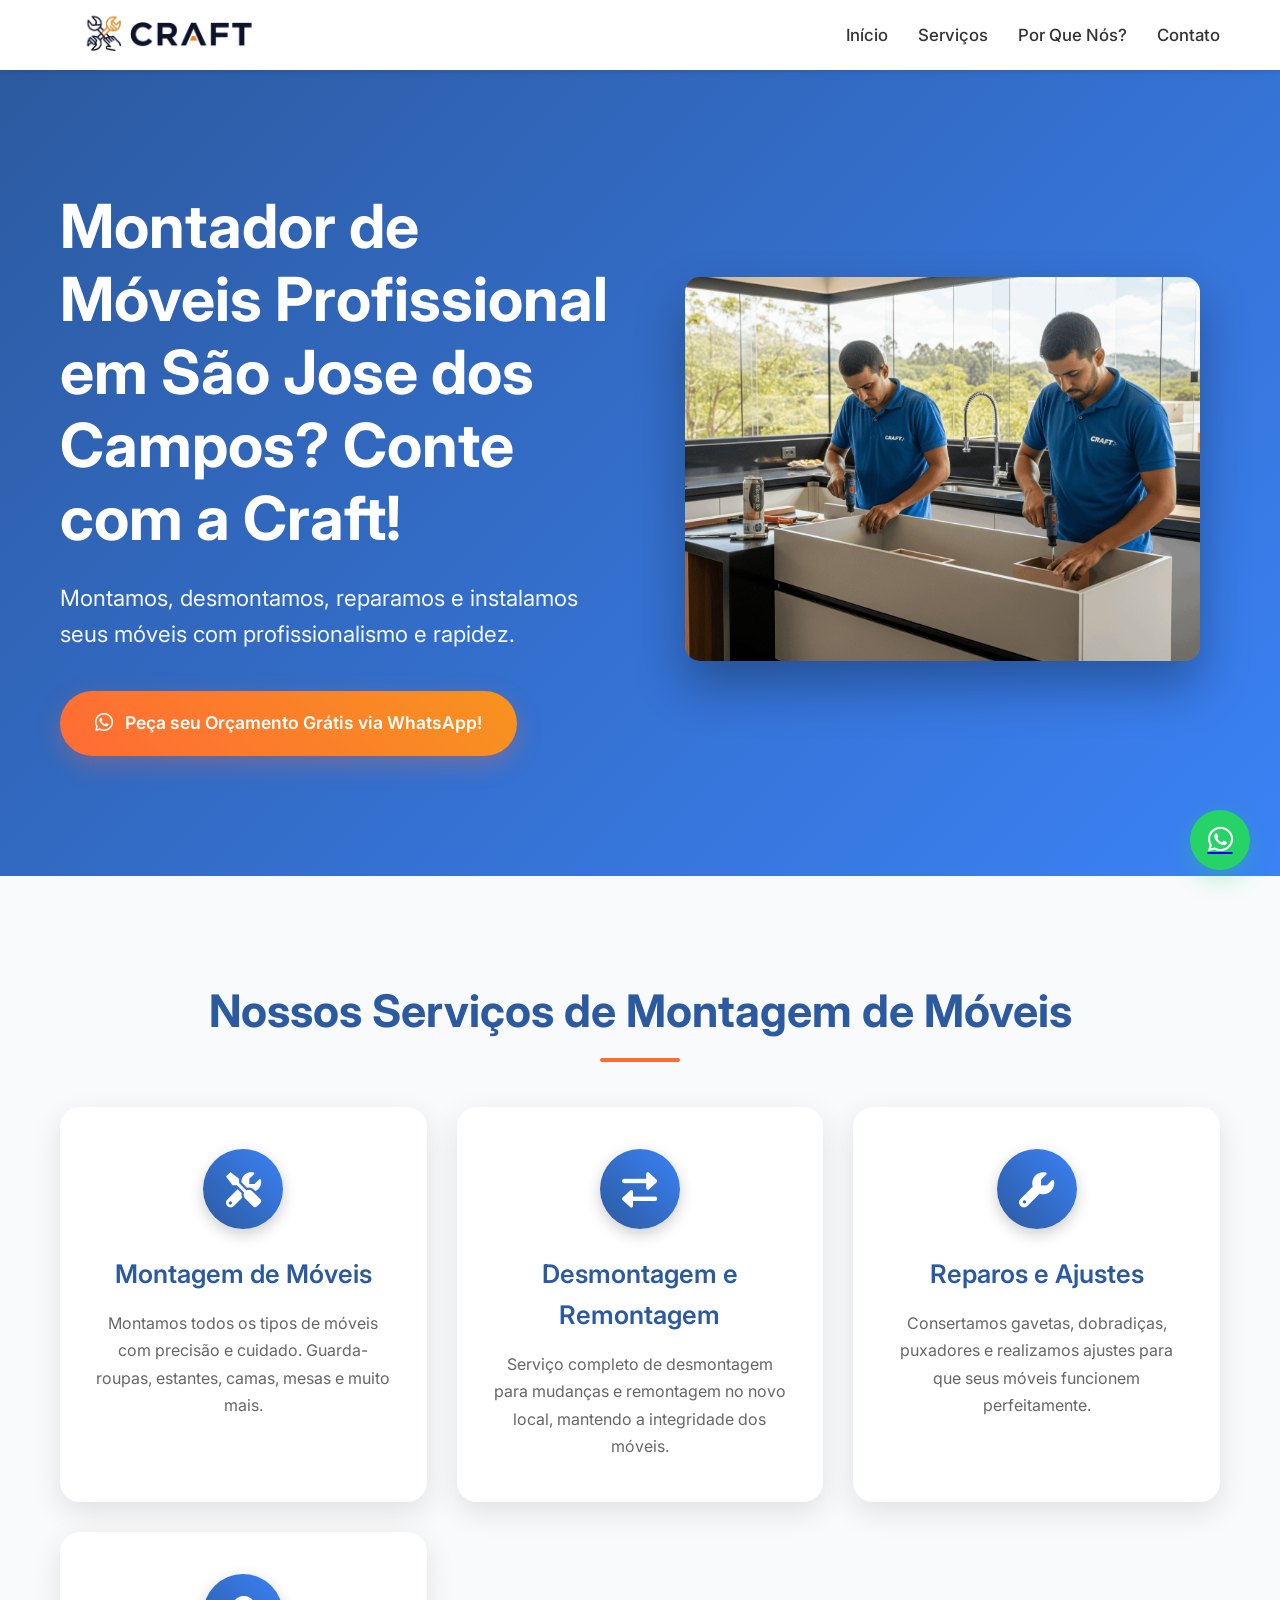
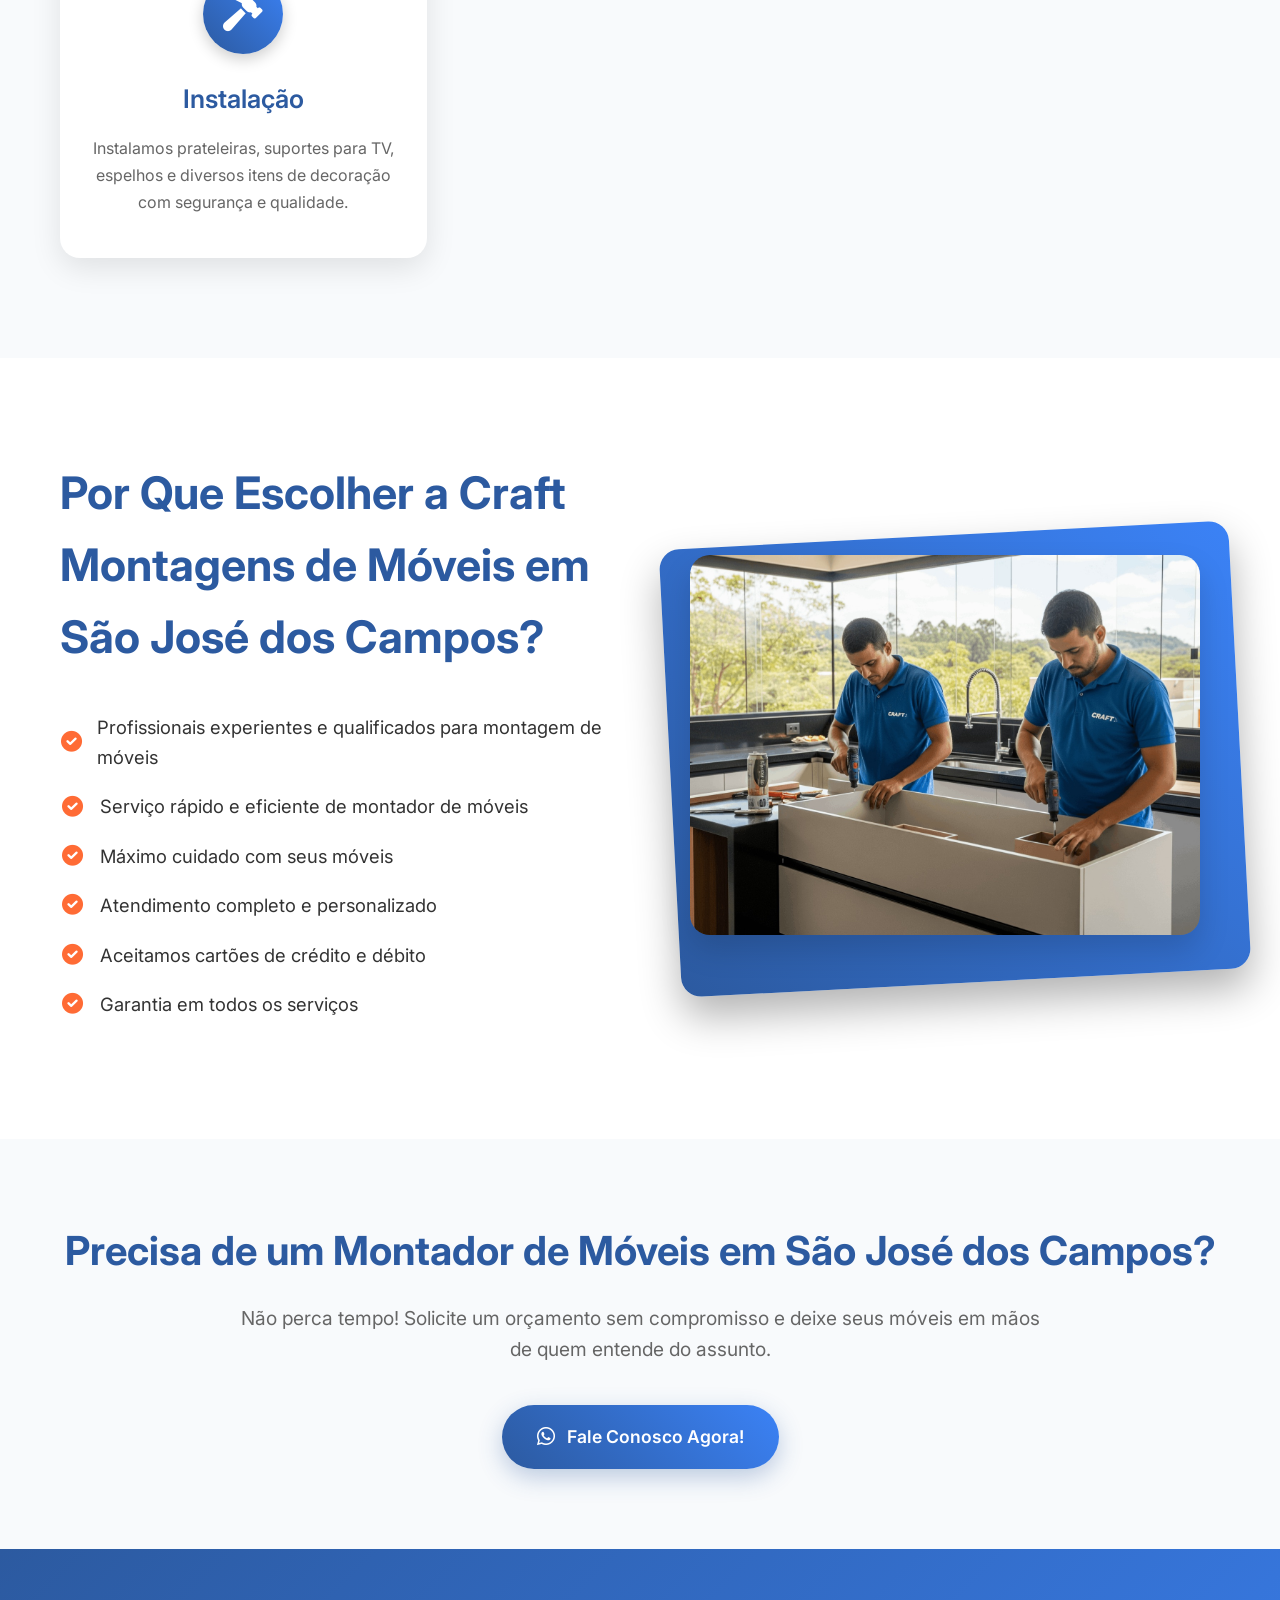
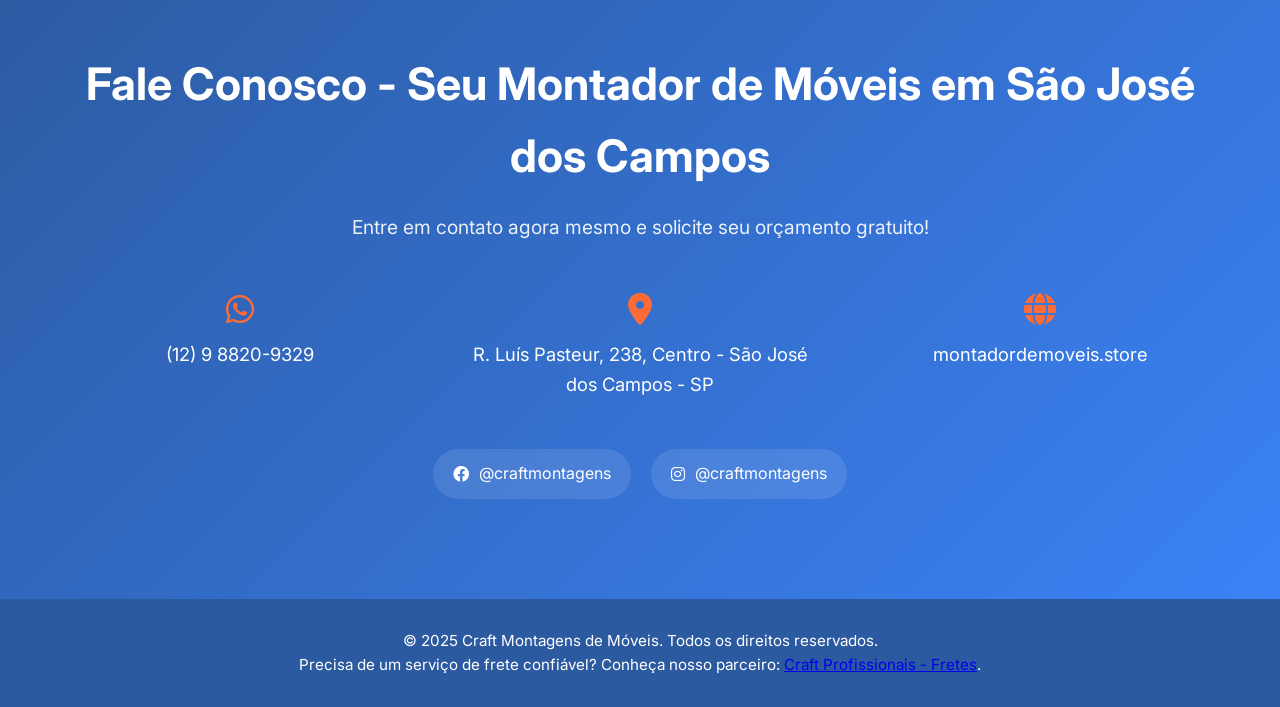
<file: index.html>
<!DOCTYPE html>
<html lang="pt-BR">
<head>
    <meta charset="UTF-8">
    <meta name="viewport" content="width=device-width, initial-scale=1.0">
    <title>Craft Montagens de Móveis - Montador de Móveis Profissional em São José dos Campos</title>
    <meta name="description" content="Montador de móveis profissional em São José dos Campos. Montagem, desmontagem, reparos e instalação de móveis novos e usados com qualidade e rapidez. Orçamento grátis via WhatsApp: (12) 9 8820-9329.">
    <meta name="keywords" content="montador de móveis São José dos Campos, montagem de móveis em São José dos Campos, montagem de guarda-roupa São José dos Campos, desmontagem móveis São José dos Campos, reparo móveis São José dos Campos, montador profissional de móveis, instalador de móveis, São José, São José dos Campos, móveis novos, móveis usados">
    
    <meta name="telephone" content="+5512988209329">

    <link rel="icon" href="/images/favicon.ico" type="image/x-icon">
    
    <link href="https://fonts.googleapis.com/css2?family=Inter:wght@300;400;500;600;700&display=swap" rel="stylesheet">
    
    <link rel="stylesheet" href="https://cdnjs.cloudflare.com/ajax/libs/font-awesome/6.0.0/css/all.min.css">
    
    <link rel="stylesheet" href="style.css">
<link rel="canonical" href="https://montadordemoveis.store/" />
    <script type="application/ld+json">
    {
      "@context": "https://schema.org",
      "@type": "ProfessionalService",
      "name": "Craft Montador de Móveis",
      "url": "https://montadordemoveis.store",
      "logo": "https://montadordemoveis.store/images/logos.png",
      "telephone": "+55129882093293",
      "address": {
        "@type": "PostalAddress",
        "streetAddress": "R. Luís Pasteur, 238",
        "addressLocality": "São José dos Campos",
        "addressRegion": "SP",
        "postalCode": "12215-140",
        "addressCountry": "BR"
      },
      "openingHoursSpecification": [
        {
          "@type": "OpeningHoursSpecification",
          "dayOfWeek": [
            "Monday",
            "Tuesday",
            "Wednesday",
            "Thursday",
            "Friday",
            "Saturday"
          ],
          "opens": "08:00",
          "closes": "18:00"
        }
      ],
      "areaServed": {
        "@type": "AdministrativeArea",
        "name": "São José dos Campos"
      },
      "serviceType": "Montagem de Móveis, Desmontagem de Móveis, Reparo de Móveis, Instalação de Móveis",
      "description": "Serviços profissionais de montagem, desmontagem, reparo e instalação de móveis novos e usados em São José dos Campos. Profissionais qualificados, serviço rápido e eficiente. Orçamento grátis via WhatsApp.",
      "hasOfferCatalog": {
        "@type": "OfferCatalog",
        "name": "Catálogo de Serviços Craft Montagens",
        "itemListElement": [
          {
            "@type": "Offer",
            "itemOffered": {
              "@type": "Service",
              "name": "Montador de Móveis"
            }
          },
          {
            "@type": "Offer",
            "itemOffered": {
              "@type": "Service",
              "name": "Desmontagem de Móveis"
            }
          },
          {
            "@type": "Offer",
            "itemOffered": {
              "@type": "Service",
              "name": "Reparo de Móveis"
            }
          },
          {
            "@type": "Offer",
            "itemOffered": {
              "@type": "Service",
              "name": "Instalação de Móveis"
            }
          }
        ]
      },
      "sameAs": [
        "https://facebook.com/craftmontagens",
        "https://instagram.com/craftmontagens"
      ]
    }
    </script>

<!-- Google tag (gtag.js) -->
<script async src="https://www.googletagmanager.com/gtag/js?id=G-1YHF970S1Y"></script>
<script>
  window.dataLayer = window.dataLayer || [];
  function gtag(){dataLayer.push(arguments);}
  gtag('js', new Date());

  gtag('config', 'G-1YHF970S1Y');
</script>
</head>

<body>

    <header class="main-header" style="position: -webkit-sticky; position: sticky; top: 0; z-index: 1000; background-color: #ffffff; box-shadow: 0 2px 5px rgba(0,0,0,0.1); padding: 10px 0;">
        
        <div class="container" style="display: flex; justify-content: space-between; align-items: center;">
            
            <a href="#" class="logo">
                <img src="/images/logos.png" alt="Logo da Craft Montagens de Móveis" style="max-height: 50px; width: auto; display: block;">
            </a>
            
            <nav class="main-nav">
                <ul class="nav-list">
                    <li><a href="#hero">Início</a></li>
                    <li><a href="#services">Serviços</a></li>
                    <li><a href="#why-choose">Por Que Nós?</a></li>
                    <li><a href="#contact">Contato</a></li>
                </ul>
                <div class="menu-toggle" id="mobile-menu">
                    <span class="bar"></span>
                    <span class="bar"></span>
                    <span class="bar"></span>
                </div>
            </nav>
        </div>
    </header>

    <section class="hero" id="hero">
        <div class="container">
            <div class="hero-content">
                <div class="hero-text animate-fade-in">
                    <h1>Montador de Móveis Profissional em São Jose dos Campos? Conte com a Craft!</h1>
                    <p>Montamos, desmontamos, reparamos e instalamos seus móveis com profissionalismo e rapidez.</p>
                    <a href="https://api.whatsapp.com/send?phone=5512988209329&text=Olá! Gostaria de solicitar um orçamento para montagem de móveis." class="cta-button" target="_blank">
                        <i class="fab fa-whatsapp"></i>
                        Peça seu Orçamento Grátis via WhatsApp!
                    </a>
                </div>
                <div class="hero-image animate-slide-up">
                    <img src="/hero.jpg" alt="Montagem profissional de móveis em São Jose dos Campos">
                </div>
            </div>
        </div>
    </section>

    <section class="services" id="services">
        <div class="container">
            <h2 class="section-title animate-fade-in">Nossos Serviços de Montagem de Móveis</h2>
            <div class="services-grid">
                <div class="service-card animate-slide-up">
                    <div class="service-icon">
                        <i class="fas fa-tools"></i>
                    </div>
                    <h3>Montagem de Móveis</h3>
                    <p>Montamos todos os tipos de móveis com precisão e cuidado. Guarda-roupas, estantes, camas, mesas e muito mais.</p>
                </div>
                
                <div class="service-card animate-slide-up">
                    <div class="service-icon">
                        <i class="fas fa-exchange-alt"></i>
                    </div>
                    <h3>Desmontagem e Remontagem</h3>
                    <p>Serviço completo de desmontagem para mudanças e remontagem no novo local, mantendo a integridade dos móveis.</p>
                </div>
                
                <div class="service-card animate-slide-up">
                    <div class="service-icon">
                        <i class="fas fa-wrench"></i>
                    </div>
                    <h3>Reparos e Ajustes</h3>
                    <p>Consertamos gavetas, dobradiças, puxadores e realizamos ajustes para que seus móveis funcionem perfeitamente.</p>
                </div>
                
                <div class="service-card animate-slide-up">
                    <div class="service-icon">
                        <i class="fas fa-hammer"></i>
                    </div>
                    <h3>Instalação</h3>
                    <p>Instalamos prateleiras, suportes para TV, espelhos e diversos itens de decoração com segurança e qualidade.</p>
                </div>
            </div>
        </div>
    </section>

    <section class="why-choose" id="why-choose">
        <div class="container">
            <div class="why-content">
                <div class="why-text animate-fade-in">
                    <h2>Por Que Escolher a Craft Montagens de Móveis em São José dos Campos?</h2>
                    <ul class="benefits-list">
                        <li class="animate-slide-right">
                            <i class="fas fa-check-circle"></i>
                            <span>Profissionais experientes e qualificados para montagem de móveis</span>
                        </li>
                        <li class="animate-slide-right">
                            <i class="fas fa-check-circle"></i>
                            <span>Serviço rápido e eficiente de montador de móveis</span>
                        </li>
                        <li class="animate-slide-right">
                            <i class="fas fa-check-circle"></i>
                            <span>Máximo cuidado com seus móveis</span>
                        </li>
                        <li class="animate-slide-right">
                            <i class="fas fa-check-circle"></i>
                            <span>Atendimento completo e personalizado</span>
                        </li>
                        <li class="animate-slide-right">
                            <i class="fas fa-check-circle"></i>
                            <span>Aceitamos cartões de crédito e débito</span>
                        </li>
                        <li class="animate-slide-right">
                            <i class="fas fa-check-circle"></i>
                            <span>Garantia em todos os serviços</span>
                        </li>
                    </ul>
                </div>
                <div class="why-image animate-slide-left">
                    <img src="/hero.jpg" alt="Profissional montando móveis em São José dos Campos">
                </div>
            </div>
        </div>
    </section>

    <section class="call-to-action">
        <div class="container animate-fade-in">
            <h2>Precisa de um Montador de Móveis em São José dos Campos?</h2>
            <p>Não perca tempo! Solicite um orçamento sem compromisso e deixe seus móveis em mãos de quem entende do assunto.</p>
            <a href="https://api.whatsapp.com/send?phone=5512988209329&text=Olá! Gostaria de solicitar um orçamento para montagem de móveis." class="cta-button secondary-cta" target="_blank">
                <i class="fab fa-whatsapp"></i>
                Fale Conosco Agora!
            </a>
        </div>
    </section>

    <section class="contact" id="contact">
        <div class="container animate-fade-in">
            <h2>Fale Conosco - Seu Montador de Móveis em São José dos Campos</h2>
            <p>Entre em contato agora mesmo e solicite seu orçamento gratuito!</p>
            
            <div class="contact-info">
                <div class="contact-item">
                    <i class="fab fa-whatsapp"></i>
                    <a href="tel:+5512988209329" target="_blank">(12) 9 8820-9329</a>
                </div>
                <div class="contact-item">
                    <i class="fas fa-map-marker-alt"></i>
                    <span itemprop="address" itemscope itemtype="http://schema.org/PostalAddress">
                        <span itemprop="streetAddress">R. Luís Pasteur, 238</span>, 
                        <span itemprop="addressLocality">Centro</span> - 
                        <span itemprop="addressRegion">São José dos Campos</span> - 
                        <span itemprop="addressRegion">SP</span>
                    </span>
                </div>
                <div class="contact-item">
                    <i class="fas fa-globe"></i>
                    <a href="https://montadordemoveis.store" target="_blank">montadordemoveis.store</a>
                </div>
            </div>

            <div class="social-links">
                <a href="https://facebook.com/craftmontagens" target="_blank">
                    <i class="fab fa-facebook"></i>
                    <span>@craftmontagens</span>
                </a>
                <a href="https://instagram.com/craftmontagens" target="_blank">
                    <i class="fab fa-instagram"></i>
                    <span>@craftmontagens</span>
                </a>
            </div>
        </div>
    </section>

    <footer>
        <div class="container">
            <p>&copy; 2025 Craft Montagens de Móveis. Todos os direitos reservados.</p>
            <p>
  Precisa de um serviço de frete confiável? Conheça nosso parceiro: 
  <a href="https://craftprofissionais.store" target="_blank" title="Serviços de Frete e Transporte">Craft Profissionais - Fretes</a>.
</p>
        </div>
    </footer>

    <a href="https://api.whatsapp.com/send?phone=5512988209329&text=Olá! Gostaria de solicitar um orçamento para montagem de móveis." class="whatsapp-float" target="_blank">
        <i class="fab fa-whatsapp"></i>
    </a>

    <script src="script.js"></script>
</body>
</html>
</file>
<file: style.css>
/* Variáveis CSS para facilitar a manutenção */
:root {
    --primary-blue: #2c5aa0;
    --secondary-blue: #3b82f6;
    --accent-orange: #ff6b35;
    --accent-yellow: #f7931e;
    --text-dark: #333;
    --text-light: #666;
    --bg-light: #f8fafc;
    --bg-white: #ffffff;
    --shadow-light: rgba(0,0,0,0.1);
    --shadow-medium: rgba(0,0,0,0.15);
    --shadow-dark: rgba(0,0,0,0.3);
    --transition-speed: 0.3s;
}

/* Reset Básico */
* {
    margin: 0;
    padding: 0;
    box-sizing: border-box;
}

body {
    font-family: 'Inter', sans-serif;
    line-height: 1.6;
    color: var(--text-dark);
    overflow-x: hidden; /* Evita rolagem horizontal indesejada */
    background-color: var(--bg-white);
}

.container {
    max-width: 1200px;
    margin: 0 auto;
    padding: 0 20px;
}

/* --- Cabeçalho Principal (Header) --- */
.main-header {
    background: var(--bg-white);
    padding: 15px 0;
    box-shadow: 0 2px 10px var(--shadow-light);
    position: sticky; /* Cabeçalho fixo no topo */
    top: 0;
    left: 0;
    width: 100%;
    z-index: 1000;
}

.main-header .container {
    display: flex;
    justify-content: space-between;
    align-items: center;
}

.logo {
    font-size: 1.8rem;
    font-weight: 700;
    color: var(--primary-blue);
    text-decoration: none;
    letter-spacing: 1px;
}

.main-nav .nav-list {
    display: flex;
    list-style: none;
    gap: 30px;
}

.main-nav .nav-list a {
    color: var(--text-dark);
    text-decoration: none;
    font-weight: 500;
    font-size: 1.05rem;
    padding: 5px 0;
    position: relative;
    transition: color var(--transition-speed) ease;
}

.main-nav .nav-list a::after {
    content: '';
    position: absolute;
    left: 0;
    bottom: 0;
    width: 0;
    height: 2px;
    background: var(--accent-orange);
    transition: width var(--transition-speed) ease;
}

.main-nav .nav-list a:hover::after {
    width: 100%;
}

.main-nav .nav-list a:hover {
    color: var(--primary-blue);
}

.menu-toggle {
    display: none; /* Escondido por padrão em telas maiores */
    flex-direction: column;
    cursor: pointer;
    gap: 5px;
}

.menu-toggle .bar {
    width: 25px;
    height: 3px;
    background-color: var(--primary-blue);
    transition: all var(--transition-speed) ease-in-out;
    border-radius: 2px;
}

.menu-toggle.is-active .bar:nth-child(2) {
    opacity: 0;
}

.menu-toggle.is-active .bar:nth-child(1) {
    transform: translateY(8px) rotate(45deg);
}

.menu-toggle.is-active .bar:nth-child(3) {
    transform: translateY(-8px) rotate(-45deg);
}

/* --- Seções Gerais --- */
section {
    padding: 100px 0;
    position: relative;
}

.section-title {
    text-align: center;
    font-size: 2.8rem;
    font-weight: 700;
    color: var(--primary-blue);
    margin-bottom: 60px;
    position: relative;
}

.section-title::after {
    content: '';
    position: absolute;
    left: 50%;
    bottom: -15px;
    transform: translateX(-50%);
    width: 80px;
    height: 4px;
    background: var(--accent-orange);
    border-radius: 2px;
}

/* Botões CTA */
.cta-button {
    display: inline-flex;
    align-items: center;
    gap: 12px;
    background: linear-gradient(45deg, var(--accent-orange), var(--accent-yellow));
    color: white;
    text-decoration: none;
    padding: 18px 35px;
    border-radius: 50px;
    font-weight: 600;
    font-size: 1.1rem;
    transition: all var(--transition-speed) ease;
    box-shadow: 0 8px 25px rgba(255, 107, 53, 0.3);
    border: none;
    cursor: pointer;
}

.cta-button:hover {
    transform: translateY(-3px);
    box-shadow: 0 12px 35px rgba(255, 107, 53, 0.4);
}

.cta-button i {
    font-size: 1.3rem;
}

.secondary-cta {
    background: linear-gradient(45deg, var(--primary-blue), var(--secondary-blue));
    box-shadow: 0 8px 25px rgba(44, 90, 160, 0.3);
}

.secondary-cta:hover {
    box-shadow: 0 12px 35px rgba(44, 90, 160, 0.4);
}

/* --- Hero Section --- */
.hero {
    background: linear-gradient(135deg, var(--primary-blue) 0%, var(--secondary-blue) 100%);
    color: white;
    padding: 120px 0; /* Mais padding para espaçamento */
    position: relative;
    overflow: hidden;
    display: flex;
    align-items: center;
    min-height: 80vh; /* Altura mínima para ocupar boa parte da tela */
}

.hero::before {
    content: '';
    position: absolute;
    top: 0;
    left: 0;
    right: 0;
    bottom: 0;
    background: url('https://images.unsplash.com/photo-1549646452-4f326a0c0a3e?auto=format&fit=crop&q=80&w=1974&ixlib=rb-4.0.3&ixid=M3wxMjA3fDB8MHxwaG90by1wYWdlfHx8fGVufDB8fHx8fA%3D%3D') center/cover; /* Imagem de fundo sutil */
    opacity: 0.15; /* Aumenta um pouco a opacidade */
    z-index: 1;
    filter: grayscale(100%); /* Deixa a imagem de fundo em preto e branco */
}

.hero-content {
    position: relative;
    z-index: 2;
    display: grid;
    grid-template-columns: 1fr 1fr;
    gap: 50px;
    align-items: center;
}

.hero-text h1 {
    font-size: 3.8rem; /* Aumenta o tamanho da fonte */
    font-weight: 700;
    margin-bottom: 25px;
    line-height: 1.2;
}

.hero-text p {
    font-size: 1.4rem; /* Aumenta o tamanho da fonte */
    margin-bottom: 40px;
    opacity: 0.95; /* Maior visibilidade */
}

.hero-image {
    text-align: center;
    padding: 20px; /* Adiciona padding para o box-shadow aparecer melhor */
}

.hero-image img {
    max-width: 100%;
    height: auto;
    border-radius: 15px;
    box-shadow: 0 25px 50px var(--shadow-dark); /* Sombra mais forte */
    transition: transform var(--transition-speed) ease;
}

.hero-image img:hover {
    transform: scale(1.02);
}

/* --- Services Section --- */
.services {
    background: var(--bg-light);
}

.services-grid {
    display: grid;
    grid-template-columns: repeat(auto-fit, minmax(280px, 1fr));
    gap: 30px;
}

.service-card {
    background: var(--bg-white);
    padding: 40px 30px;
    border-radius: 20px;
    text-align: center;
    box-shadow: 0 10px 30px var(--shadow-light);
    transition: all var(--transition-speed) ease;
    border: 2px solid transparent;
}

.service-card:hover {
    transform: translateY(-10px);
    box-shadow: 0 20px 50px var(--shadow-medium);
    border-color: var(--accent-orange);
}

.service-icon {
    width: 80px;
    height: 80px;
    background: linear-gradient(45deg, var(--primary-blue), var(--secondary-blue));
    border-radius: 50%;
    display: flex;
    align-items: center;
    justify-content: center;
    margin: 0 auto 25px;
    color: white;
    font-size: 2.2rem; /* Ícone maior */
    box-shadow: 0 5px 15px rgba(0,0,0,0.2);
}

.service-card h3 {
    font-size: 1.6rem; /* Título maior */
    font-weight: 600;
    color: var(--primary-blue);
    margin-bottom: 15px;
}

.service-card p {
    color: var(--text-light);
    line-height: 1.7; /* Maior espaçamento entre linhas */
}

/* --- Why Choose Section --- */
.why-choose {
    background: var(--bg-white);
}

.why-content {
    display: grid;
    grid-template-columns: 1fr 1fr;
    gap: 60px;
    align-items: center;
}

.why-text h2 {
    font-size: 2.8rem;
    font-weight: 700;
    color: var(--primary-blue);
    margin-bottom: 40px;
}

.benefits-list {
    list-style: none;
    padding-left: 0; /* Remove padding padrão da lista */
}

.benefits-list li {
    display: flex;
    align-items: center;
    gap: 15px;
    margin-bottom: 20px;
    font-size: 1.15rem; /* Texto maior */
    color: var(--text-dark);
}

.benefits-list i {
    color: var(--accent-orange);
    font-size: 1.3rem; /* Ícone maior */
    width: 25px; /* Garante alinhamento */
    text-align: center;
}

.why-image {
    position: relative;
    padding: 20px; /* Espaço para o pseudo-elemento */
}

.why-image::before {
    content: '';
    position: absolute;
    top: 0px; /* Ajuste para centralizar melhor */
    left: 0px; /* Ajuste para centralizar melhor */
    right: -20px; /* Estende para a direita */
    bottom: -20px; /* Estende para baixo */
    background: linear-gradient(45deg, var(--primary-blue), var(--secondary-blue));
    border-radius: 20px;
    z-index: -1;
    transform: rotate(-3deg); /* Leve rotação para um efeito interessante */
    box-shadow: 0 20px 40px var(--shadow-dark);
}

.why-image img {
    width: 100%;
    border-radius: 20px;
    position: relative;
    z-index: 1;
    box-shadow: 0 15px 30px var(--shadow-medium);
}

/* --- Call to Action Section (Nova) --- */
.call-to-action {
    background: var(--bg-light);
    padding: 80px 0;
    text-align: center;
}

.call-to-action h2 {
    font-size: 2.5rem;
    color: var(--primary-blue);
    margin-bottom: 20px;
}

.call-to-action p {
    font-size: 1.2rem;
    color: var(--text-light);
    margin-bottom: 40px;
    max-width: 800px;
    margin-left: auto;
    margin-right: auto;
}

/* --- Contact Section --- */
.contact {
    background: linear-gradient(135deg, var(--primary-blue) 0%, var(--secondary-blue) 100%);
    color: white;
    text-align: center;
}

.contact h2 {
    font-size: 2.8rem;
    font-weight: 700;
    margin-bottom: 20px;
}

.contact p {
    font-size: 1.2rem;
    margin-bottom: 50px;
    opacity: 0.9;
}

.contact-info {
    display: grid;
    grid-template-columns: repeat(auto-fit, minmax(280px, 1fr)); /* Min-width ajustado */
    gap: 40px;
    margin-bottom: 50px;
}

.contact-item {
    display: flex;
    flex-direction: column; /* Alinha ícone e texto verticalmente */
    align-items: center;
    gap: 10px;
    font-size: 1.15rem; /* Texto maior */
}

.contact-item i {
    font-size: 2rem; /* Ícone maior */
    color: var(--accent-orange);
    margin-bottom: 5px;
}

.contact-item a {
    color: white;
    text-decoration: none;
    transition: color var(--transition-speed) ease;
}

.contact-item a:hover {
    color: var(--accent-yellow);
}

.social-links {
    display: flex;
    justify-content: center;
    gap: 20px;
    margin-top: 30px;
}

.social-links a {
    display: flex;
    align-items: center;
    gap: 10px;
    color: white;
    text-decoration: none;
    background: rgba(255,255,255,0.1);
    padding: 12px 20px;
    border-radius: 30px;
    transition: all var(--transition-speed) ease;
}

.social-links a:hover {
    background: rgba(255,255,255,0.2);
    transform: translateY(-2px);
}

/* --- Footer --- */
footer {
    background: var(--primary-blue);
    color: white;
    padding: 30px 0;
    text-align: center;
    font-size: 0.95rem;
}

/* --- Floating WhatsApp Button --- */
.whatsapp-float {
    position: fixed;
    bottom: 30px;
    right: 30px;
    width: 60px;
    height: 60px;
    background: #25d366;
    border-radius: 50%;
    display: flex;
    align-items: center;
    justify-content: center;
    box-shadow: 0 8px 25px rgba(37, 211, 102, 0.3);
    z-index: 1000;
    transition: all var(--transition-speed) ease;
    animation: pulse 2s infinite;
}

.whatsapp-float:hover {
    transform: scale(1.1);
    box-shadow: 0 12px 35px rgba(37, 211, 102, 0.4);
}

.whatsapp-float i {
    color: white;
    font-size: 1.8rem;
}

@keyframes pulse {
    0% { box-shadow: 0 8px 25px rgba(37, 211, 102, 0.3); }
    50% { box-shadow: 0 8px 25px rgba(37, 211, 102, 0.3), 0 0 0 10px rgba(37, 211, 102, 0.1); }
    100% { box-shadow: 0 8px 25px rgba(37, 211, 102, 0.3); }
}

/* --- Animações on Scroll (inicialmente ocultos) --- */
.animate-fade-in,
.animate-slide-up,
.animate-slide-right,
.animate-slide-left {
    opacity: 0;
    transform: translateY(30px); /* Padrão para slide-up */
    transition: opacity 0.8s ease-out, transform 0.8s ease-out;
}

.animate-slide-right {
    transform: translateX(-50px);
}

.animate-slide-left {
    transform: translateX(50px);
}

/* Classes para quando a animação for ativada */
.animated {
    opacity: 1;
    transform: translateY(0);
}

.animated.animate-slide-right {
    transform: translateX(0);
}

.animated.animate-slide-left {
    transform: translateX(0);
}

/* --- Responsive Design --- */
@media (max-width: 992px) {
    .hero-content {
        grid-template-columns: 1fr;
        text-align: center;
        gap: 40px;
    }
    .hero-image {
        order: -1; /* Move a imagem para cima no mobile */
    }
    .hero-text h1 {
        font-size: 3rem;
    }
    .hero-text p {
        font-size: 1.2rem;
    }

    .why-content {
        grid-template-columns: 1fr;
        gap: 50px;
    }
    .why-image::before {
        right: 0px;
        bottom: 0px;
        transform: rotate(0deg); /* Remove rotação no mobile */
    }

    .contact-info {
        grid-template-columns: 1fr;
    }
}

@media (max-width: 768px) {
    .section-title {
        font-size: 2.2rem;
        margin-bottom: 40px;
    }

    .hero {
        padding: 80px 0;
        min-height: auto;
    }
    .hero-text h1 {
        font-size: 2.5rem;
    }
    .hero-text p {
        font-size: 1.1rem;
    }

    .main-nav {
        position: relative;
    }

    .main-nav .nav-list {
        display: none; /* Esconde a navegação principal */
        flex-direction: column;
        position: absolute;
        top: 100%;
        left: 0;
        background: var(--bg-white);
        width: 100%;
        box-shadow: 0 5px 15px var(--shadow-light);
        padding: 20px 0;
        border-top: 1px solid #eee;
        z-index: 999; /* Garante que fique acima de outros elementos */
    }

    .main-nav .nav-list.active {
        display: flex; /* Mostra quando o menu estiver ativo */
    }

    .main-nav .nav-list li {
        text-align: center;
        margin: 10px 0;
    }
    .main-nav .nav-list a {
        font-size: 1.1rem;
        padding: 10px 0;
        display: block;
    }

    .menu-toggle {
        display: flex; /* Mostra o ícone do hambúrguer */
    }

    .cta-button {
        padding: 15px 25px;
        font-size: 1rem;
    }

    .social-links {
        flex-direction: column;
        align-items: center;
        gap: 15px;
    }

    .whatsapp-float {
        bottom: 20px;
        right: 20px;
        width: 55px;
        height: 55px;
    }
    .whatsapp-float i {
        font-size: 1.6rem;
    }
}

@media (max-width: 480px) {
    .section-title {
        font-size: 1.8rem;
    }
    .hero-text h1 {
        font-size: 2rem;
    }
    .hero-text p {
        font-size: 1rem;
    }
    .service-card {
        padding: 30px 20px;
    }
    .service-card h3 {
        font-size: 1.4rem;
    }
    .benefits-list li {
        font-size: 1rem;
    }
    .contact h2, .call-to-action h2 {
        font-size: 2rem;
    }
  }
</file>
